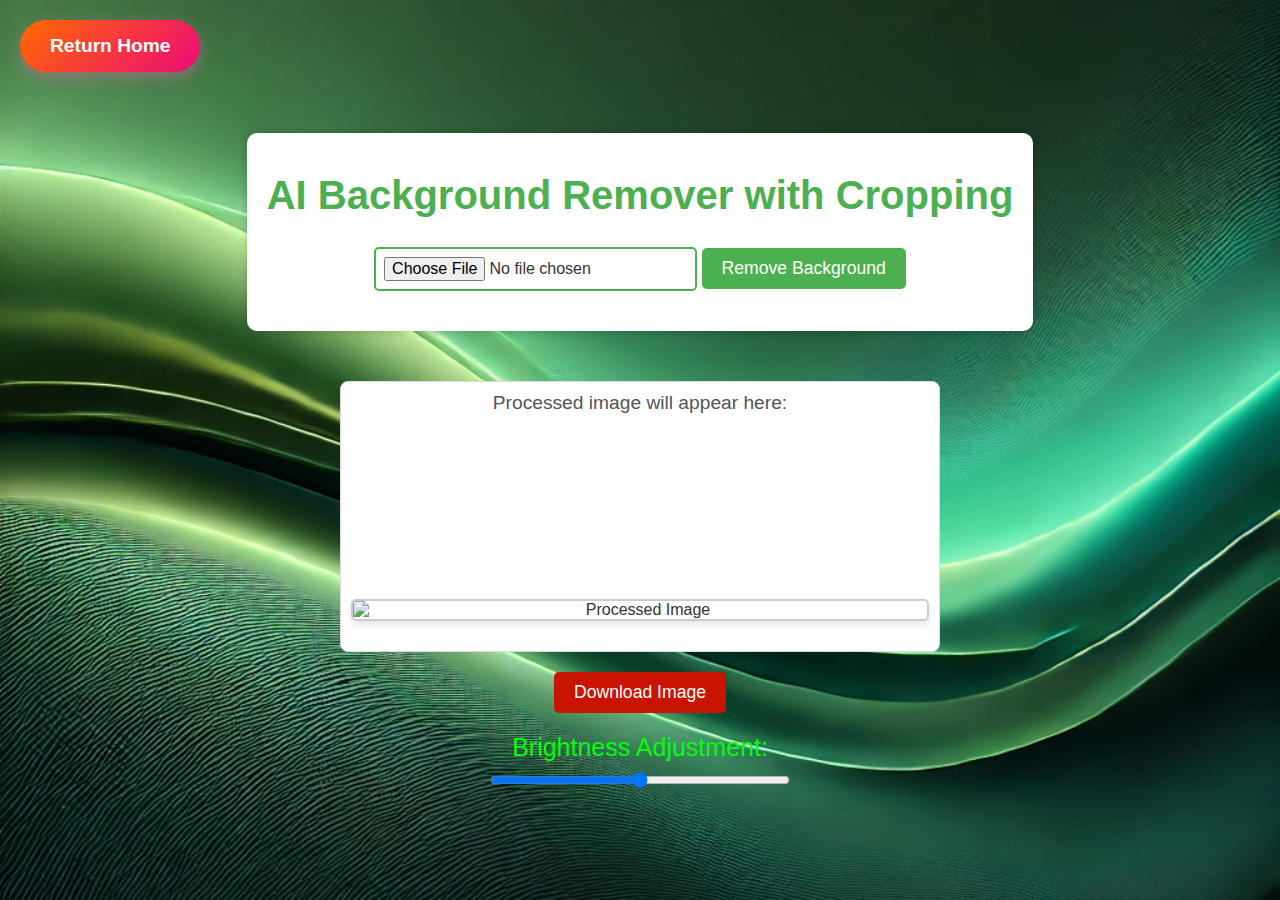
<file: BACKGROUND_REMOVER/index.html>
<!DOCTYPE html>
<html lang="en">
  <head>
    <meta charset="UTF-8" />
    <meta name="viewport" content="width=device-width, initial-scale=1.0" />
    <title>Remove Background</title>
    <link rel="stylesheet" href="style.css" />
    <style>
      * {
        margin: 0;
        padding: 0;
        box-sizing: border-box;
      }

      body {
        font-family: "Arial", sans-serif;
        background-color: #f0f0f0;
        color: #333;
        display: flex;
        justify-content: center;
        align-items: center;
        height: 100vh;
        flex-direction: column;
        padding: 20px;
        background-image: url("bg_bg.webp");
      }

      .cool-button {
        background: linear-gradient(135deg, #ff6a00, #ee0979);
        color: white;
        font-size: 1.2rem;
        font-weight: bold;
        padding: 15px 30px;
        border: none;
        border-radius: 50px;
        cursor: pointer;
        transition: all 0.3s ease-in-out;
        overflow: hidden;
        box-shadow: 0 5px 15px rgba(255, 105, 180, 0.4);
        margin: 20px auto;
        position: absolute;
        top: 0;
        left: 0;
        margin-left: 20px;
      }

      .cool-button::before {
        content: "";
        position: absolute;
        top: -50%;
        left: -50%;
        width: 200%;
        height: 200%;
        background: radial-gradient(
          circle,
          rgba(255, 255, 255, 0.3) 0%,
          rgba(0, 0, 0, 0) 70%
        );
        transition: opacity 0.3s ease-in-out;
        opacity: 0;
      }

      .cool-button:hover::before {
        opacity: 1;
      }

      .cool-button:hover {
        transform: translateY(-3px) scale(1.05);
        box-shadow: 0 8px 20px rgba(255, 105, 180, 0.6);
      }

      .cool-button:active {
        transform: scale(0.95);
        box-shadow: 0 2px 10px rgba(255, 105, 180, 0.3);
      }
      .high {
        text-align: center;
        margin-bottom: 20px;
      }

      .high h1 {
        font-size: 2.5rem;
        color: #4caf50;
        margin-bottom: 15px;
      }

      #imageInput {
        margin-top: 10px;
        padding: 8px;
        font-size: 1rem;
        border: 2px solid #4caf50;
        border-radius: 5px;
        background-color: #fff;
        cursor: pointer;
        transition: 0.3s;
      }

      #imageInput:hover {
        border-color: #45a049;
      }

      #removeBgButton {
        margin-top: 15px;
        padding: 10px 20px;
        font-size: 1.1rem;
        background-color: #4caf50;
        color: white;
        border: none;
        border-radius: 5px;
        cursor: pointer;
        transition: background-color 0.3s;
      }

      #removeBgButton:hover {
        background-color: #45a049;
      }

      #output {
        margin-top: 30px;
        text-align: center;
        width: 100%;
        max-width: 600px;
      }

      #output p {
        font-size: 1.2rem;
        color: #555;
        margin-bottom: 15px;
      }

      #cropCanvas {
        display: block;
        margin: 0 auto;
        max-width: 100%;
        max-height: 400px;
      }

      #resultImage {
        display: block;
        margin: 20px auto;
        max-width: 100%;
        max-height: 400px;
        border-radius: 5px;
      }

      #downloadButton {
        margin-top: 20px;
        padding: 10px 20px;
        font-size: 1.1rem;
        background-color: #c91400;
        color: white;
        border: none;
        border-radius: 5px;
        cursor: pointer;
        transition: background-color 0.3s;
      }

      #downloadButton:hover {
        background-color: #b11300;
      }

      label {
        font-size: 1rem;
        margin-top: 20px;
        color: #333;
      }

      input[type="range"] {
        margin-top: 10px;
        width: 100%;
        max-width: 300px;
      }
    </style>
  </head>
  <body>
    <a href="../index.html"
      ><button class="cool-button">Return Home</button>
    </a>
    <div class="high">
      <h1>AI Background Remover with Cropping</h1>
      <input type="file" id="imageInput" accept="image/*" />
      <button id="removeBgButton">Remove Background</button>
    </div>
    <div id="output">
      <p>Processed image will appear here:</p>
      <canvas id="cropCanvas"></canvas>
      <img id="resultImage" alt="Processed Image" />
    </div>
    <button id="downloadButton">Download Image</button>

    <label for="brightness" style="font-size: 25px; color: rgb(0, 255, 8)"
      >Brightness Adjustment:</label
    >
    <input type="range" id="brightness" min="0" max="200" value="100" />

    <script src="script.js"></script>
  </body>
</html>
</file>
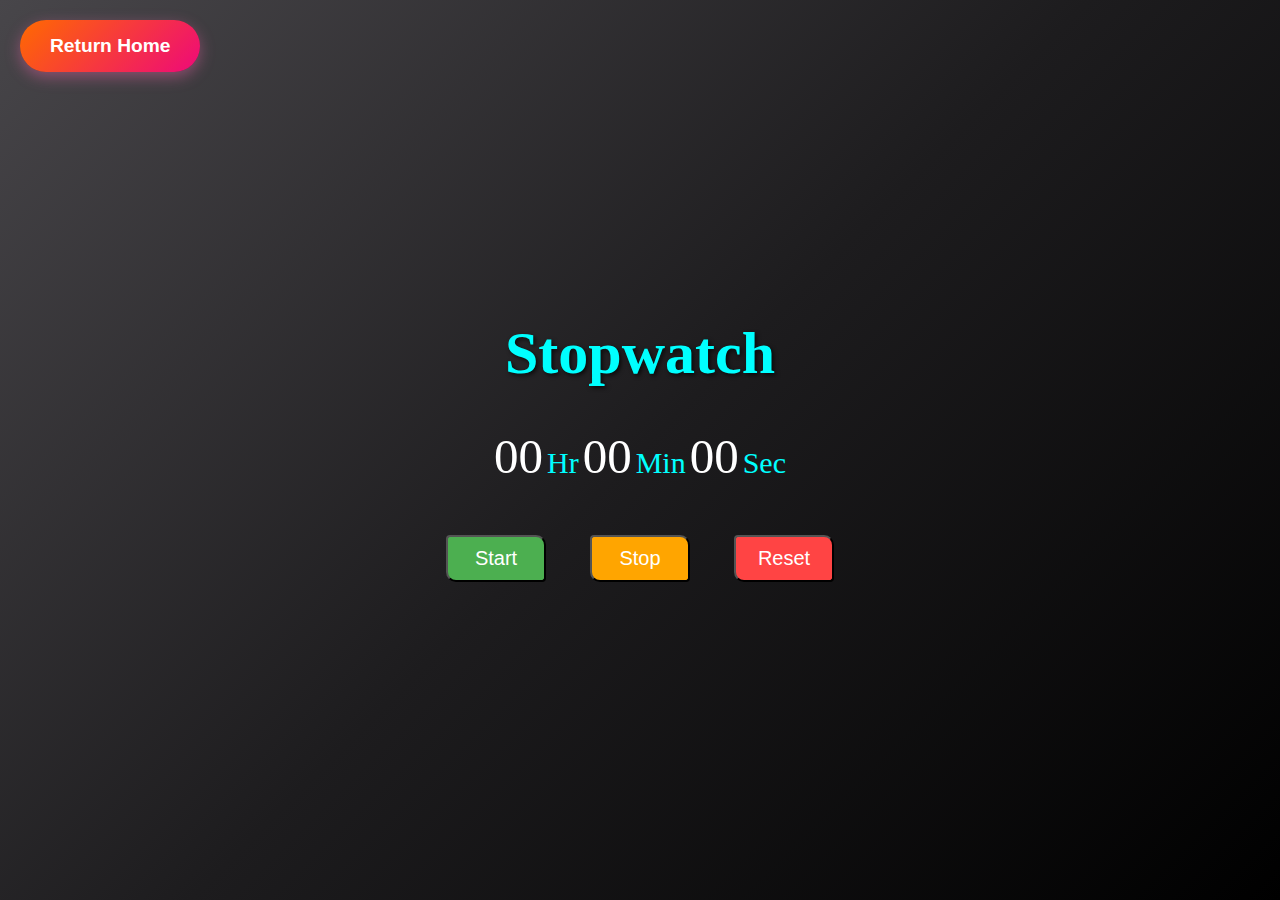
<file: CLOCKS/index.html>
<!DOCTYPE html>
<html lang="en">
  <head>
    <meta charset="UTF-8" />
    <meta http-equiv="X-UA-Compatible" content="IE=edge" />
    <meta name="viewport" content="width=device-width, initial-scale=1.0" />
    <title>Stopwatch</title>
    <link rel="stylesheet" href="style.css">
  </head>

  <body>
    <a href="../index.html"
      ><button class="cool-button">Return Home</button>
    </a>
    <div class="container">
      <h1>Stopwatch</h1>
      <div id="time">
        <span class="digit" id="hr">00</span>
        <span class="txt">Hr</span>
        <span class="digit" id="min">00</span>
        <span class="txt">Min</span>
        <span class="digit" id="sec">00</span>
        <span class="txt">Sec</span>
      </div>
      <div id="buttons">
        <button class="btn" id="start">Start</button>
        <button class="btn" id="stop">Stop</button>
        <button class="btn" id="reset">Reset</button>
      </div>
      <h2></h2>
    </div>

    <script src="script.js"></script>
  </body>
</html>
</file>
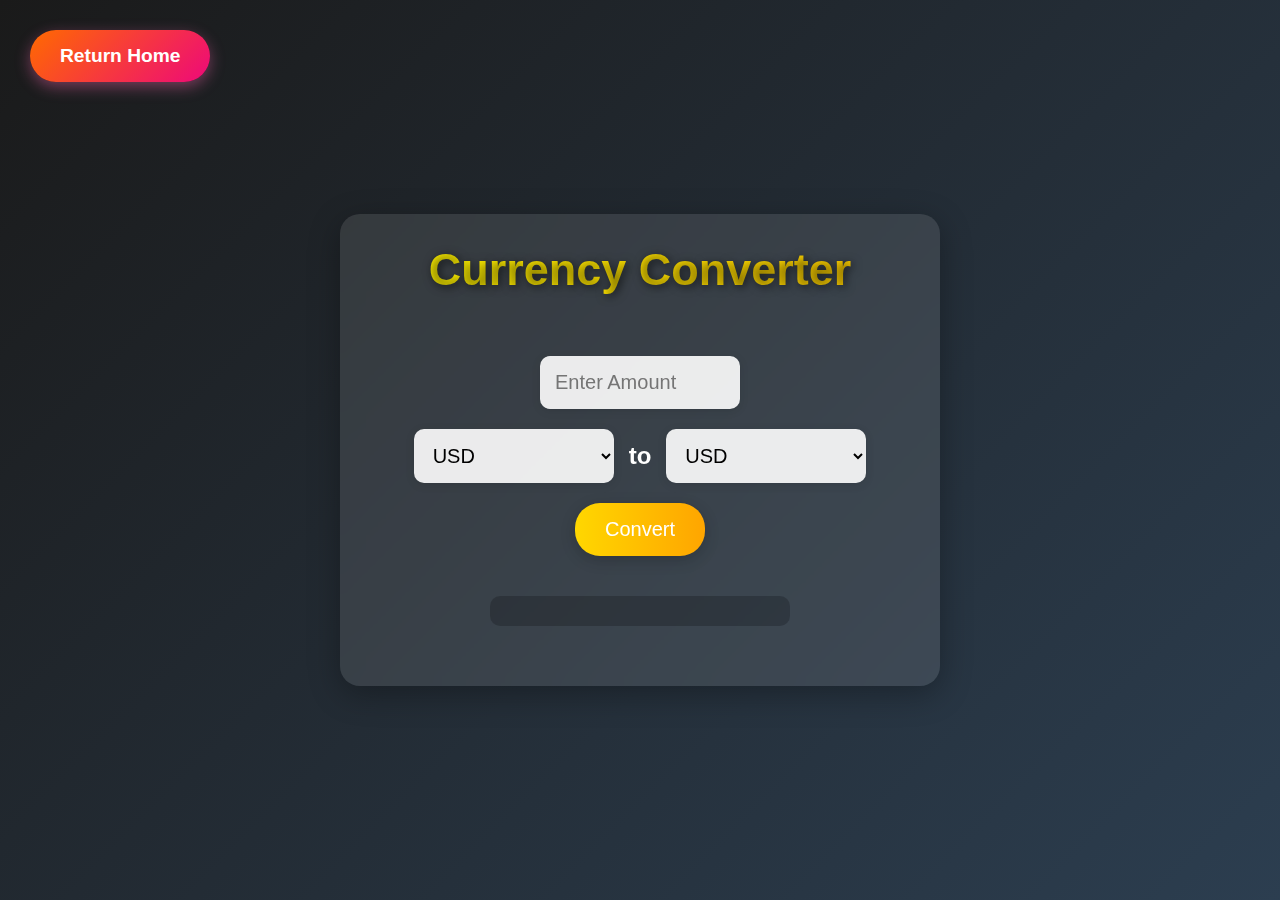
<file: CURRECNY CONVERTOR/index.html>
<!DOCTYPE html>
<html lang="en">
  <head>
    <meta charset="UTF-8" />
    <meta name="viewport" content="width=device-width, initial-scale=1.0" />
    <title>Currency Converter</title>
    <link rel="stylesheet" href="style.css">
  </head>
  <body>
    <a href="../index.html"
      ><button class="cool-button">Return Home</button>
    </a>
    <div class="container">
      <h1>Currency Converter</h1>
      <div class="currency-converter">
        <div class="input-container">
          <input type="number" id="amt" placeholder="Enter Amount" />
        </div>
        <div class="input-container">
          <select id="from" class="currency-dropdown">
            <option value="USD">USD</option>
            <option value="EUR">EUR</option>
            <option value="GBP">GBP</option>
            <option value="INR">INR</option>
          </select>
          <span>to</span>
          <select id="to" class="currency-dropdown">
            <option value="USD">USD</option>
            <option value="EUR">EUR</option>
            <option value="GBP">GBP</option>
            <option value="INR">INR</option>
          </select>
        </div>
        <button id="convertBtn" class="convert-btn">Convert</button>
        <div id="resultContainer" class="result-container"></div>
      </div>
    </div>

    <script src="script.js">
     
    </script>
  </body>
</html>
</file>
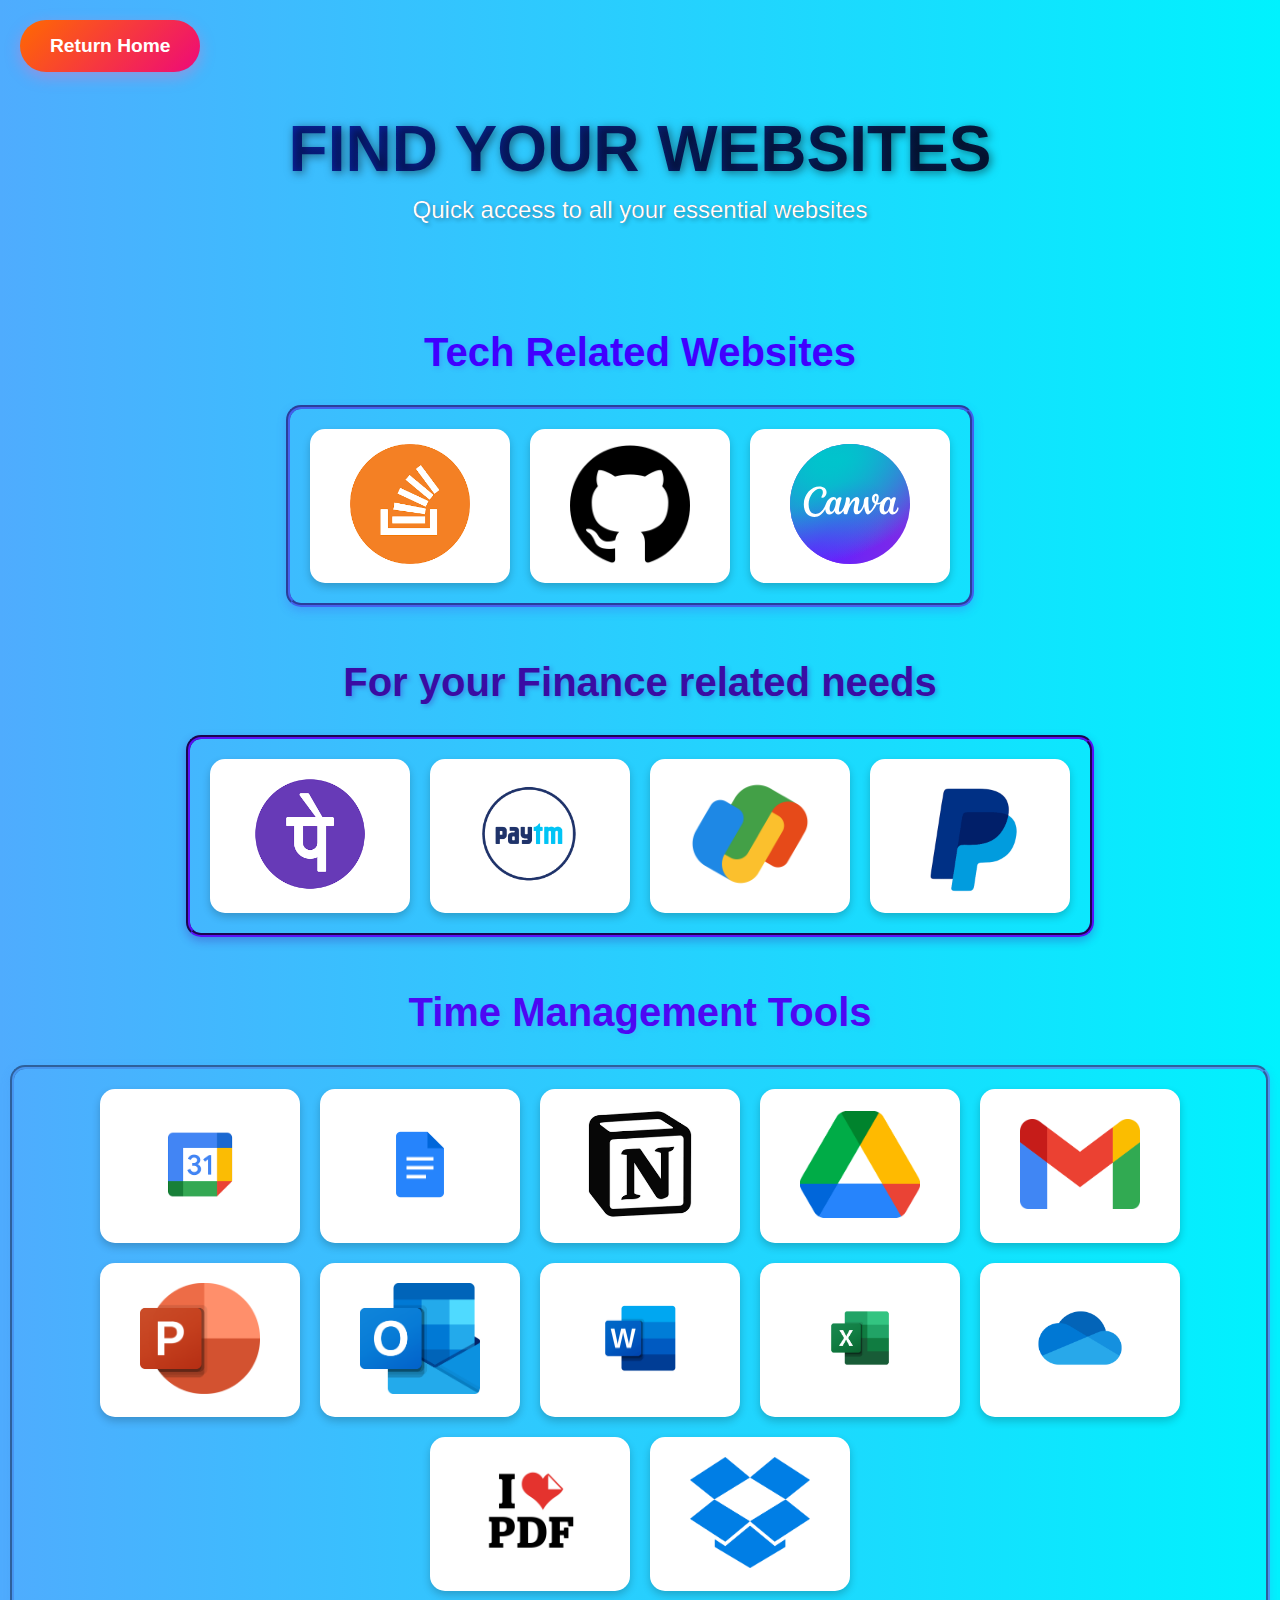
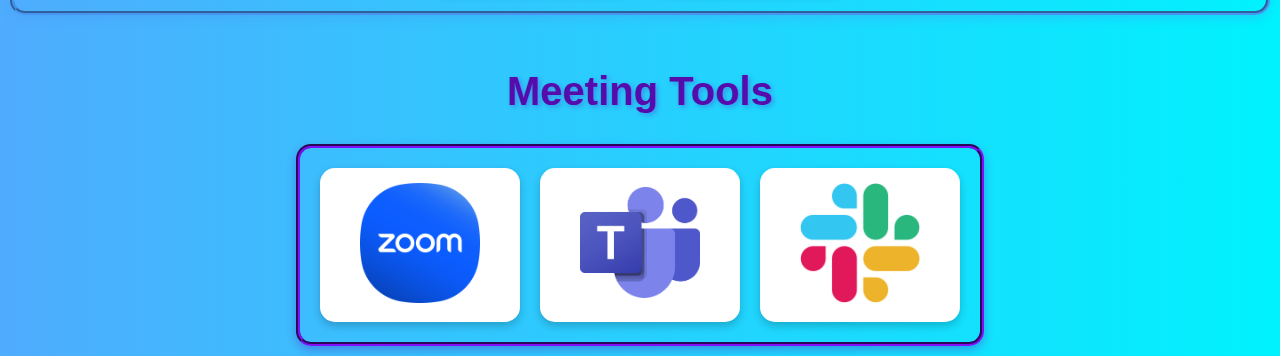
<file: LINK_PROVIDER/index.html>
<!DOCTYPE html>
<html lang="en">
<head>
    <meta charset="UTF-8">
    <meta name="viewport" content="width=device-width, initial-scale=1.0">
    <title>Find Your Links</title>
  <link rel="stylesheet" href="style.css">
</head>
<body>    
    <a href="../index.html"><button class="cool-button">  Return Home </button> </a>
    <h1> FIND YOUR WEBSITES</h1>

    <div class="parent">
        <h2 class="tech_h">Tech Related Websites</h2>
         <div class="tech">
       
       <div class="child"> 
        <a href="https://stackoverflow.com/" target="_blank"> <img src="assests/stack_logo-Photoroom.png" alt="slack"> </a>
       </div>
       <div class="child"> 
       <a href="https://github.com/" target="_blank"> <img src="assests/github_logo.png" alt="github"> </a>
      </div>
      <div class="child"> 
        <a href="https://www.canva.com/" target="_blank"> <img src="assests/canva_logo.svg" alt="canva"> </a>
       </div>
            </div> 
<br>
          <h2 class="fin_h">For your Finance related needs</h2>
             <div class="finance">
       
        <div class="child"> 
            <a href="https://www.phonepe.com/" target="_blank"> <img src="assests/phonpe_logo.png" alt="phonepe"> </a>
           </div>
           <div class="child"> 
            <a href="https://paytm.com/" target="_blank"> <img src="assests/paytm_logo-Photoroom.png" alt="paytm"> </a>
           </div>
           <div class="child"> 
            <a href="https://pay.google.com/intl/en_in/about/" target="_blank"> <img src="assests/googlepay_logo.png" alt="googlepay"> </a>
           </div>
           <div class="child"> 
            <a href="https://www.paypal.com/in/home" target="_blank"> <img src="assests/paypal_logo-Photoroom.png" alt="paypal"> </a>
           </div>
  
    </div>
      
    <h2 class="time_h">Time Management Tools</h2>
    <div class="timemanagement">

        <div class="child"> 
         <a href="https://calendar.google.com/calendar/" target="_blank"> <img src="assests/google_calendar_logo.png" alt="googlecalendar"> </a>
        </div>
        <div class="child"> 
        <a href="https://docs.google.com/" target="_blank"> <img src="assests/Google-Docs-Logo.png" alt="googledocs"> </a>
        </div>
        <div class="child"> 
        <a href="https://www.notion.com/" target="_blank"> <img src="assests/notion_logo.png" alt="notion"> </a>
        </div>
        <div class="child"> 
        <a href="https://drive.google.com/" target="_blank"> <img src="assests/Google_Drive_Logo_512px-Photoroom.png" alt="googledrive"> </a>
        </div>
        <div class="child"> 
            <a href="https://mail.google.com/mail" target="_blank"> <img src="assests/gmail_logo.png" alt="gmail"> </a>
            </div>
        
        <div class="child"> 
             <a href="https://www.microsoft.com/en-in/microsoft-365/powerpoint" target="_blank"> <img src="assests/Microsoft_Office_PowerPoint_Logo_512px.png" alt="powerpoint"> </a>
            </div>
        <div class="child"> 
            <a href="https://outlook.office.com/" target="_blank"> <img src="assests/microsoft_outllok_logo.png" alt="outlook"> </a>
            </div>
         <div class="child"> 
            <a href="https://www.microsoft.com/en-in/microsoft-365/word" target="_blank"> <img src="assests/Microsoft-Word-Logo.png" alt="word"> </a>
            </div>
         <div class="child"> 
           <a href="https://www.microsoft.com/en-in/microsoft-365/excel" target="_blank"> <img src="assests/Microsoft_Excel-Logo.png" alt="excel"> </a>
        </div>
        <div class="child"> 
            <a href="https://www.microsoft.com/en-in/microsoft-365/onedrive/" target="_blank"> <img src="assests/OneDrive-Logo.png" alt="onedrive"> </a>
         </div>

         <div class="child"> 
            <a href="https://www.ilovepdf.com/" target="_blank"> <img src="assests/ilovepdf_logo.png" alt="ilovepdf"> </a>
           </div>
           <div class="child"> 
            <a href="https://www.dropbox.com/" target="_blank"> <img src="assests/dropbox_logo.png" alt="dropbox"> </a>
           </div>
    </div>
    <h2 class="meet_h">Meeting Tools</h2>
    <div class="meetings">
        
    <div class="child"> 
        <a href="https://www.zoom.com/" target="_blank"> <img src="assests/zoom_logo.png" alt="zoom"> </a>
     </div>
     <div class="child"> 
        <a href="https://www.microsoft.com/en-in/microsoft-teams/" target="_blank"> <img src="assests/microsoft_teams_logo.png" alt="teams"> </a>
     </div>
     <div class="child"> 
        <a href="https://slack.com/intl/en-in/" target="_blank"> <img src="assests/slack_logo.png" alt="slack"> </a>
     </div>


    </div>
</body>
</html>
</file>
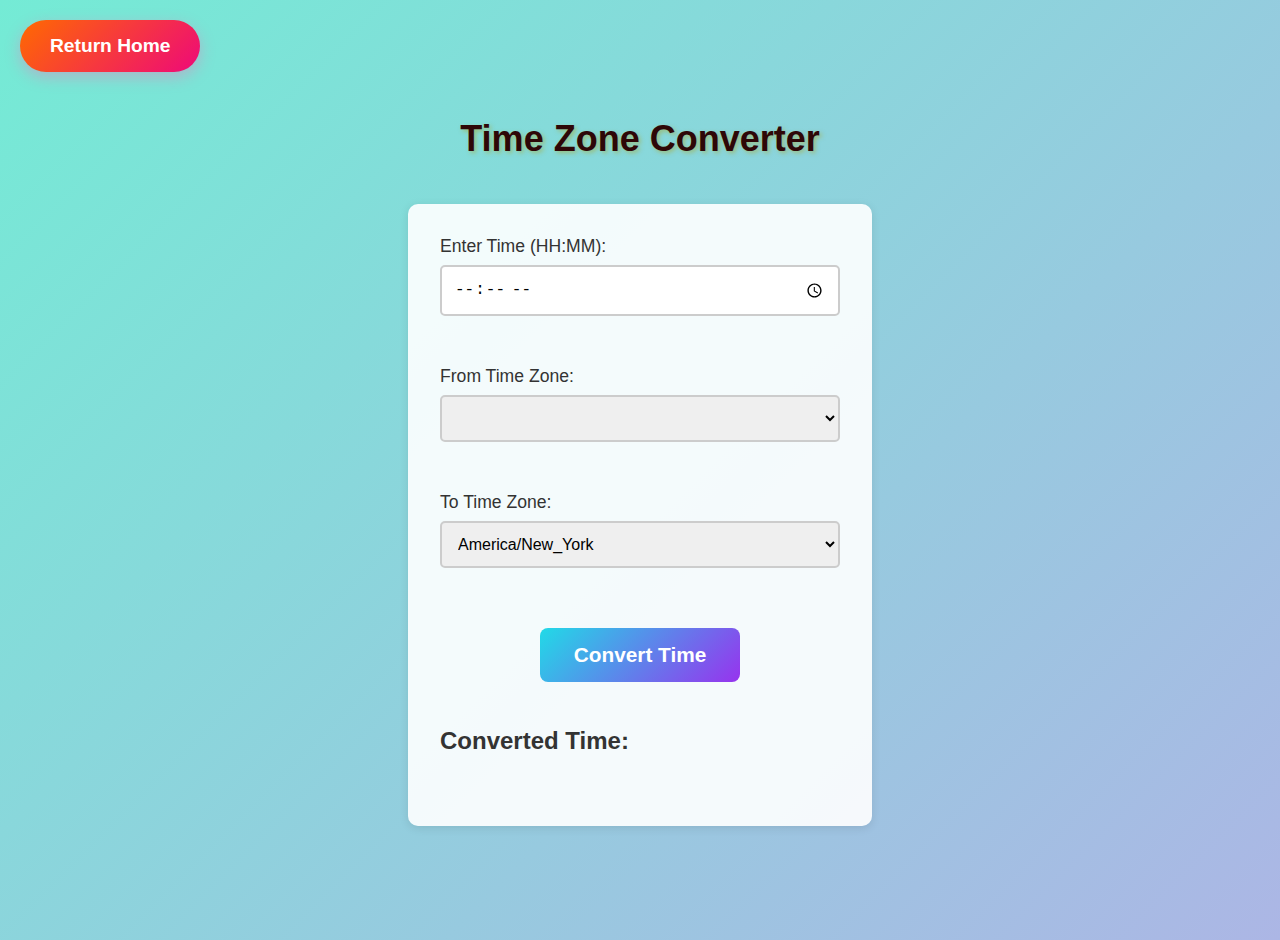
<file: TIME_CONVERTOR/index.html>
<!DOCTYPE html>
<html lang="en">
  <head>
    <meta charset="UTF-8" />
    <meta name="viewport" content="width=device-width, initial-scale=1.0" />
    <title>Time Zone Converter</title>
    <link rel="stylesheet" href="style.css">
  </head>
  <body>
    <a href="../index.html" class="cool-button">Return Home</a>
    <div class="main-wrapper">
      <h1>Time Zone Converter</h1>
      <div class="container">
        <div class="form-group">
          <label for="timeInput">Enter Time (HH:MM):</label>
          <input type="time" id="timeInput" required />
        </div>

        <div class="form-group">
          <label for="fromTimeZone">From Time Zone:</label>
          <select id="fromTimeZone"></select>
        </div>

        <div class="form-group">
          <label for="toTimeZone">To Time Zone:</label>
          <select id="toTimeZone"></select>
        </div>

        <button id="convertButton">Convert Time</button>

        <div class="form-group">
          <h2>Converted Time:</h2>
          <p id="convertedTime"></p>
        </div>
      </div>
    </div>

    <script>
      // Get a list of supported time zones
      const timeZones = Intl.supportedValuesOf("timeZone"); // Works in modern browsers

      // Populate time zone dropdowns
      function populateTimeZones() {
        const fromSelect = document.getElementById("fromTimeZone");
        const toSelect = document.getElementById("toTimeZone");

        timeZones.forEach((zone) => {
          const optionFrom = document.createElement("option");
          optionFrom.value = zone;
          optionFrom.textContent = zone;
          fromSelect.appendChild(optionFrom);

          const optionTo = document.createElement("option");
          optionTo.value = zone;
          optionTo.textContent = zone;
          toSelect.appendChild(optionTo);
        });

        // Set default selections
        fromSelect.value = "UTC";
        toSelect.value = "America/New_York";
      }

      // Convert time between time zones
      function convertTime() {
        const timeInput = document.getElementById("timeInput").value;
        const fromTimeZone = document.getElementById("fromTimeZone").value;
        const toTimeZone = document.getElementById("toTimeZone").value;

        if (!timeInput || !fromTimeZone || !toTimeZone) {
          alert("Please enter all fields.");
          return;
        }

        // Parse the input time
        const [hours, minutes] = timeInput.split(":").map(Number);

        // Get current date
        const now = new Date();

        // Set the input time in the selected 'from' time zone
        const fromTime = new Date(
          Date.UTC(
            now.getFullYear(),
            now.getMonth(),
            now.getDate(),
            hours,
            minutes
          )
        );

        // Convert the time to the target time zone
        const toTime = new Intl.DateTimeFormat("en-US", {
          timeZone: toTimeZone,
          hour: "2-digit",
          minute: "2-digit",
          hourCycle: "h23", // Ensures HH:MM format
        }).format(fromTime);

        // Display the converted time
        document.getElementById("convertedTime").textContent = toTime;
      }

      document
        .getElementById("convertButton")
        .addEventListener("click", convertTime);

      // Populate time zones on page load
      populateTimeZones();
    </script>
  </body>
</html>
</file>
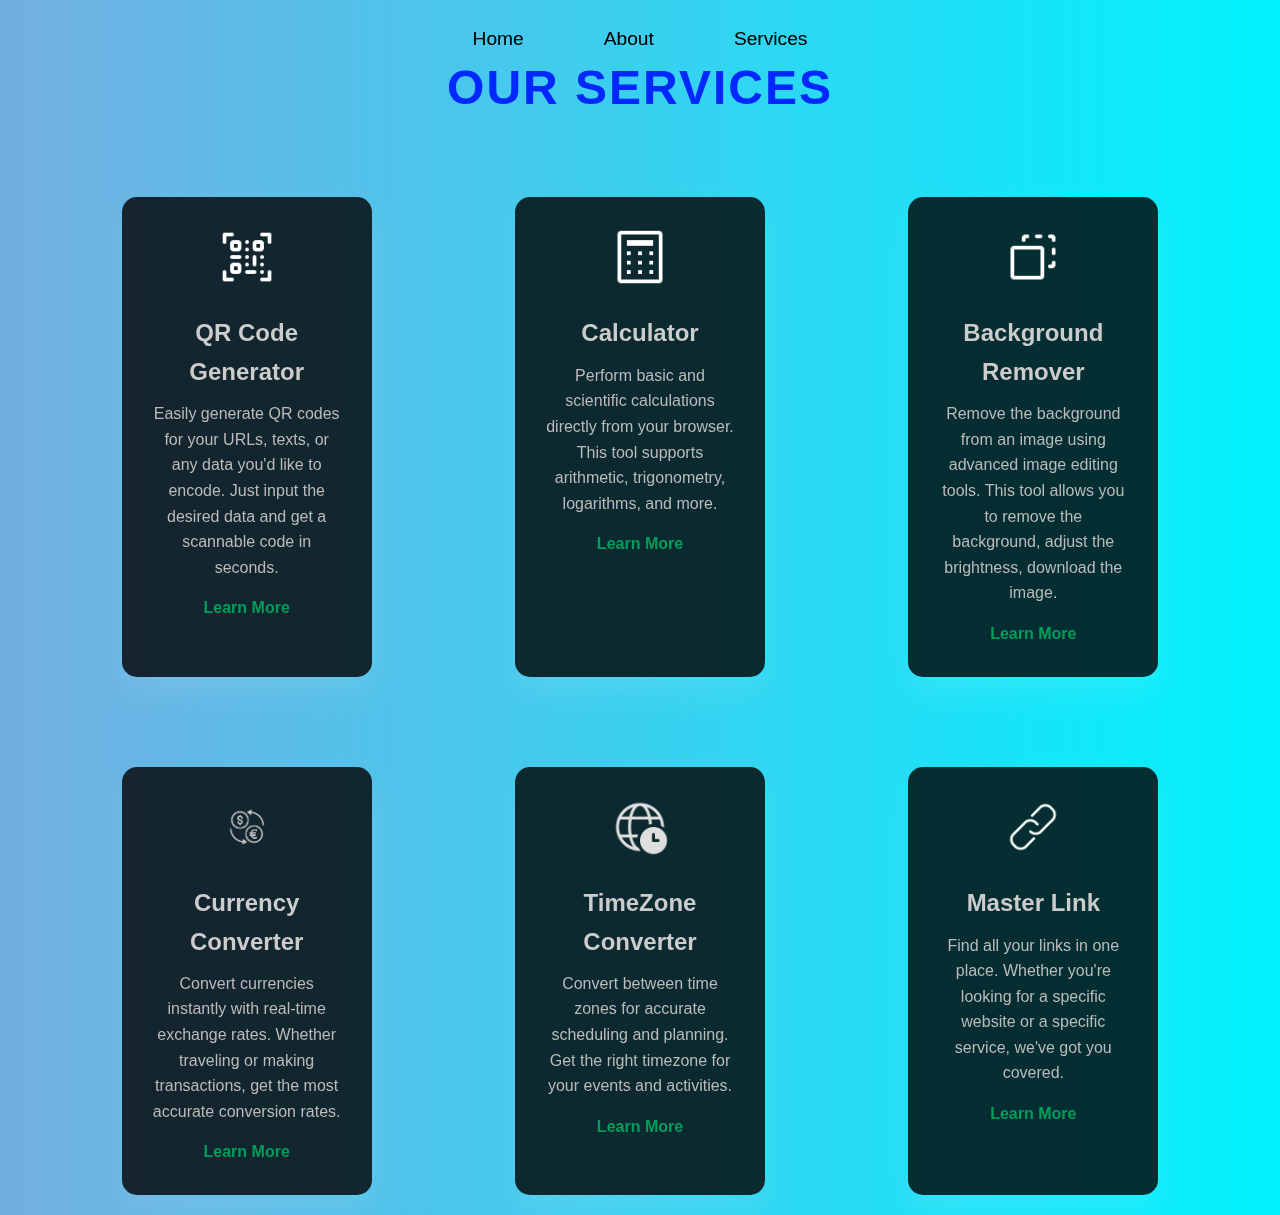
<file: what.html>
<!DOCTYPE html>
<html lang="en">
  <head>
    <meta charset="UTF-8" />
    <meta name="viewport" content="width=device-width, initial-scale=1.0" />
    <title>Our Services</title>
    <link rel="icon" type="image/png" sizes="32x32" href="your-logo.png" />
    <link rel="stylesheet" href="what.css">
  </head>
  <body>
    <nav>
      <ul>
        <li><a href="index.html">Home</a></li>
        <li><a href="about.html">About</a></li>
        <li><a href="what.html">Services</a></li>
      </ul>
    </nav>
    <!-- Service Section -->
    <div class="service-container">
      <h1>Our Services</h1>
      <div class="service-section">
        <!-- QR Code Generator -->
        <div class="service-card">
          <img src="image.png" alt="QR Code Generator" />
          <h3>QR Code Generator</h3>
          <p>
            Easily generate QR codes for your URLs, texts, or any data you'd
            like to encode. Just input the desired data and get a scannable code
            in seconds.
          </p>
          <a href="QR_CODE/index.html">Learn More</a>
        </div>

        <!-- Calculator -->
        <div class="service-card">
          <img src="image (9).png" alt="Calculator" />
          <h3>Calculator</h3>
          <p>
            Perform basic and scientific calculations directly from your
            browser. This tool supports arithmetic, trigonometry, logarithms,
            and more.
          </p>
          <a href="calculator/index.html">Learn More</a>
        </div>

        <!-- Background Remover -->
        <div class="service-card">
          <img src="image (2).png" alt="Weather App" />
          <h3>Background Remover</h3>
          <p>
            Remove the background from an image using advanced image editing
            tools. This tool allows you to remove the background, adjust the
            brightness, download the image.
          </p>
          <a href="BACKGROUND_REMOVER/index.html">Learn More</a>
        </div>
      </div>
      <div class="service-section">
        <!-- Currency Converter -->
        <div class="service-card">
          <img src="image__1_-removebg-preview.png" alt="Currency Converter" />
          <h3>Currency Converter</h3>
          <p>
            Convert currencies instantly with real-time exchange rates. Whether
            traveling or making transactions, get the most accurate conversion
            rates.
          </p>
          <a href="CURRECNY CONVERTOR/index.html">Learn More</a>
        </div>

        <!-- Time Zone Converter  -->
        <div class="service-card">
          <img src="image (6).png  " alt="To-Do List" />
          <h3>TimeZone Converter</h3>
          <p>
            Convert between time zones for accurate scheduling and planning. Get
            the right timezone for your events and activities.
          </p>
          <a href="CLOCKS/indexx.html">Learn More</a>
        </div>

        <!-- Master Link -->
        <div class="service-card">
          <img src="image (5).png" alt="Calendar" />
          <h3>Master Link</h3>
          <p>
            Find all your links in one place. Whether you're looking for a
            specific website or a specific service, we've got you covered.
          </p>
          <a href="LINK_PROVIDER/index.html">Learn More</a>
        </div>
      </div>
    </div>
  </body>
</html>
</file>
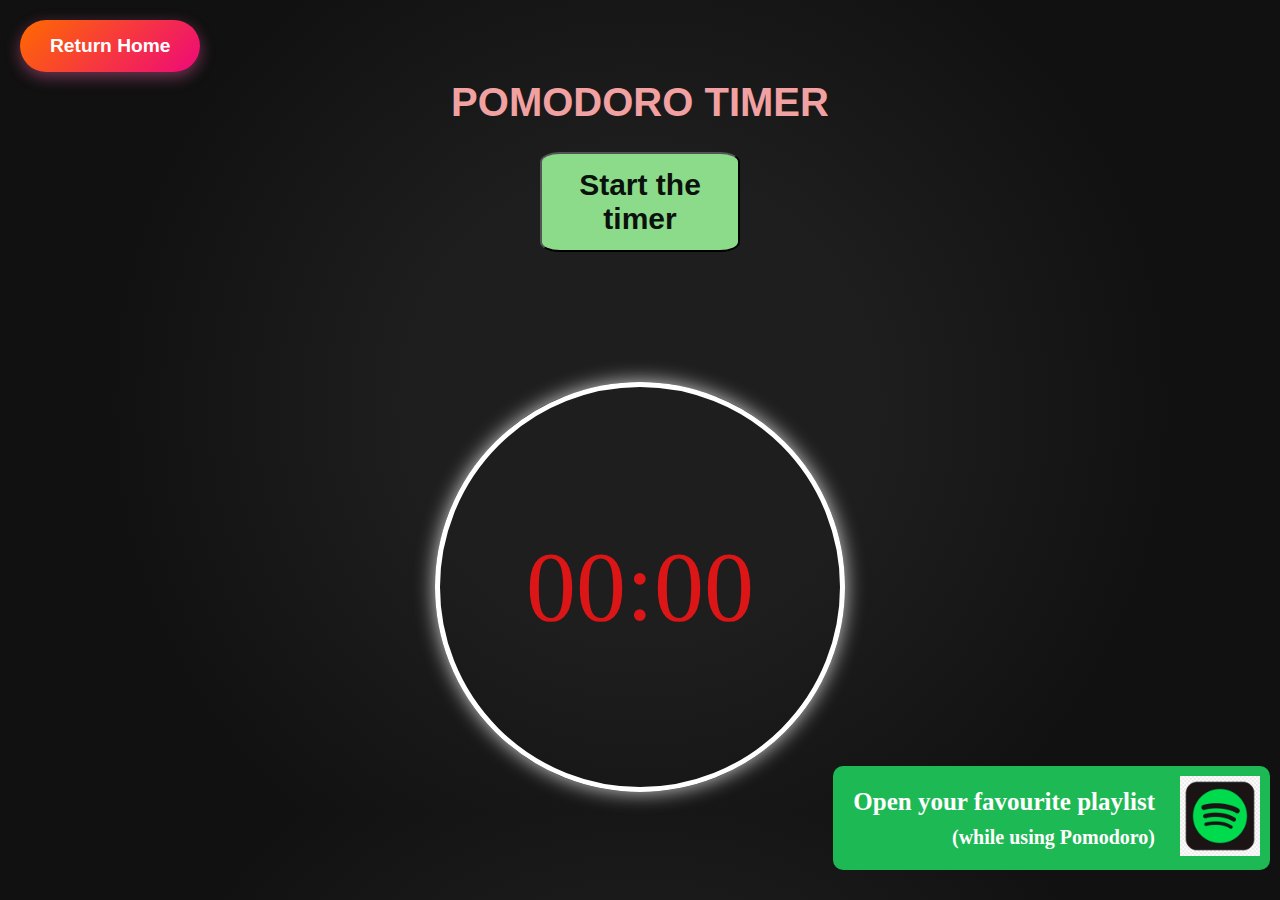
<file: CLOCKS/indexx.html>
<!DOCTYPE html>
<html lang="en">
  <head>
    <meta charset="UTF-8" />
    <meta name="viewport" content="width=device-width, initial-scale=1.0" />
    <title>Document</title>
   <link rel="stylesheet" href="styles.css">
  </head>
  <body>
    <a href="../index.html"
      ><button class="cool-button">Return Home</button>
    </a>
    <h1>POMODORO TIMER</h1>
    <button class="btn">Start the timer</button>
    <div class="circle">
      <!-- here we will add a timer  -->
      <div id="time">
        <span class="digit" id="min">00</span>
        <span class="digit"> : </span>
        <span class="digit" id="sec">00</span>
      </div>
    </div>
    <!-- spotify logo -->
    <div class="playlist-container">
      <div class="text-container">
        <h3>Open your favourite playlist</h3>
        <h4>(while using Pomodoro)</h4>
      </div>
      <a
        href="https://open.spotify.com/playlist/5sSXNLsp25CdrUVRC2QBMu"
        target="_blank"
      >
        <img src="spotify_logo.png" alt="Listen to your favourite playlist" />
      </a>
    </div>
   <script src="scripts.js"></script>
  </body>
</html>
</file>
<file: BACKGROUND_REMOVER/style.css>
body {
  font-family: Arial, sans-serif;
  text-align: center;
  background-color: #f0f0f0;
  margin: 0;
  padding: 0;
  background-image: url("newback.jpeg");
  background-size: cover;
  background-repeat: no-repeat;
  background-attachment: fixed;
  background-position: center;
}

.high {
  background-color: #fff;
  padding: 20px;
  margin: 20px auto;
  border-radius: 10px;
  box-shadow: 0px 0px 10px rgba(0, 0, 0, 0.2);
}
h1 {
  margin-top: 20px;
}

input[type="file"] {
  margin: 20px 0;
}

button {
  padding: 10px 20px;
  background-color: #007bff;
  color: #fff;
  border: none;
  cursor: pointer;
  border-radius: 4px;
}

button:hover {
  background-color: violet;
}

#output {
  margin-top: 20px;
  text-align: center;
  padding: 10px;
  background-color: #fff;
  border: 1px solid #ddd;
  border-radius: 8px;
  display: inline-block;
  max-width: 90%;
}

#resultImage {
  max-width: 100%;
  max-height: 400px;
  object-fit: contain;
  border: 2px solid #ccc;
  border-radius: 4px;
  box-shadow: 0 4px 8px rgba(0, 0, 0, 0.1);
}

#loadingSpinner {
  display: none;
  margin: 20px auto;
  border: 4px solid #ccc;
  border-top: 4px solid #007bff;
  border-radius: 50%;
  width: 40px;
  height: 40px;
  animation: spin 1s linear infinite;
}
</file>
<file: CLOCKS/style.css>
body {
    padding: 0;
    margin: 0;
    font-family: verdana;
    background: linear-gradient(135deg, #48464a, #1d1c1e, #000000);
  }

  .container {
    display: flex;
    flex-direction: column;
    justify-content: center;
    align-items: center;
    width: 100%;
    height: 100vh;
  }

  h1 {
    font-size: 60px;
    color: #00ffff;
    text-align: center;
    text-shadow: 2px 2px 4px rgba(0, 0, 0, 0.7);
  }

  .digit {
    font-size: 49px;
    color: #ffffff;
  }

  .txt {
    font-size: 30px;
    color: #00ffff;
  }

  #buttons {
    margin-top: 50px;
  }

  .btn {
    width: 100px;
    padding: 10px 15px;
    margin: 0px 20px;
    border-top-right-radius: 10px;
    border-bottom-left-radius: 10px;
    border-bottom-right-radius: 4px;
    border-top-left-radius: 4px;
    cursor: pointer;
    font-size: 20px;
    transition: 0.5s;
    color: white;
    font-weight: 500;
  }

  #start {
    background-color: #4caf50;
  }

  #stop {
    background-color: #ffa500;
  }

  #reset {
    background-color: #ff4444;
  }

  h2 {
    color: #00ffff;
    margin-top: 20px;
    font-style: italic;
    text-shadow: 2px 2px 4px rgba(0, 0, 0, 0.7);
  }

  .cool-button {
    background: linear-gradient(135deg, #ff6a00, #ee0979);
    color: white;
    font-size: 1.2rem;
    font-weight: bold;
    padding: 15px 30px;
    border: none;
    border-radius: 50px;
    cursor: pointer;
    transition: all 0.3s ease-in-out;
    overflow: hidden;
    box-shadow: 0 5px 15px rgba(255, 105, 180, 0.4);
    margin: 20px auto;
    position: absolute;
    top: 0;
    left: 0;
    margin-left: 20px;
  }

  .cool-button::before {
    content: "";
    position: absolute;
    top: -50%;
    left: -50%;
    width: 200%;
    height: 200%;
    background: radial-gradient(
      circle,
      rgba(255, 255, 255, 0.3) 0%,
      rgba(0, 0, 0, 0) 70%
    );
    transition: opacity 0.3s ease-in-out;
    opacity: 0;
  }

  .cool-button:hover::before {
    opacity: 1;
  }

  .cool-button:hover {
    transform: translateY(-3px) scale(1.05);
    box-shadow: 0 8px 20px rgba(255, 105, 180, 0.6);
  }

  .cool-button:active {
    transform: scale(0.95);
    box-shadow: 0 2px 10px rgba(255, 105, 180, 0.3);
  }
</file>
<file: CURRECNY CONVERTOR/style.css>
* {
    margin: 0;
    padding: 0;
    box-sizing: border-box;
  }
  body {
    background: linear-gradient(
      135deg,
      #1a1a1a,
      #2c3e50
    ); /* Dark, professional gradient */
    font-family: Arial, sans-serif;
    display: flex;
    justify-content: center;
    align-items: center;
    height: 100vh;
  }

  h1 {
    font-size: 45px;
    text-align: center;
    margin-bottom: 30px;
    text-shadow: 2px 2px 10px rgba(0, 0, 0, 0.6);
    background: linear-gradient(to right, #fff700, #ffcc00);
    /* Gradient applied */
    -webkit-background-clip: text; /* For Safari */
    background-clip: text; /* For modern browsers */
    color: transparent; /* Make the text color transparent to show the gradient */
  }

  .container {
    background: rgba(255, 255, 255, 0.1);
    backdrop-filter: blur(10px);
    padding: 30px;
    border-radius: 20px;
    box-shadow: 0 8px 32px rgba(0, 0, 0, 0.3);
    max-width: 600px;
    width: 90%;
  }

  .currency-converter {
    display: flex;
    flex-direction: column;
    align-items: center;
    gap: 20px;
    padding: 30px;
  }

  .input-container {
    display: flex;
    align-items: center;
    justify-content: center;
    gap: 15px;
    width: 100%;
  }

  .currency-dropdown,
  #amt {
    padding: 15px;
    font-size: 20px;
    border-radius: 10px;
    border: none;
    width: 200px;
    background: rgba(255, 255, 255, 0.9);
    box-shadow: 0 2px 10px rgba(0, 0, 0, 0.1);
  }

  .convert-btn {
    background: linear-gradient(to right, #ffd700, #ffa500);
    color: white;
    padding: 15px 30px;
    border: none;
    border-radius: 25px;
    font-size: 20px;
    cursor: pointer;
    transition: all 0.3s ease;
    box-shadow: 0 4px 15px rgba(0, 0, 0, 0.2);
  }

  .convert-btn:hover {
    transform: translateY(-2px);
    box-shadow: 0 6px 20px rgba(0, 0, 0, 0.3);
    background: linear-gradient(135deg, #ae9715, #ee8308);
  }

  .result-container {
    font-size: 24px;
    font-weight: bold;
    color: #24c8cb;
    margin-top: 20px;
    padding: 15px;
    background: rgba(0, 0, 0, 0.2);
    border-radius: 10px;
    min-width: 300px;
    text-align: center;
  }

  span {
    font-size: 24px;
    color: #fff;
    font-weight: bold;
  }

  .cool-button {
    background: linear-gradient(135deg, #ff6a00, #ee0979);
    color: white;
    font-size: 1.2rem;
    font-weight: bold;
    padding: 15px 30px;
    border: none;
    border-radius: 50px;
    cursor: pointer;
    transition: all 0.3s ease-in-out;
    overflow: hidden;
    box-shadow: 0 5px 15px rgba(255, 105, 180, 0.4);
    margin: 20px auto;
    position: absolute;
    margin-left: 20px;
    top: 10px;
    left: 10px;
  }

  .cool-button::before {
    content: "";
    position: absolute;
    top: -50%;
    left: -50%;
    width: 200%;
    height: 200%;
    background: radial-gradient(
      circle,
      rgba(255, 255, 255, 0.3) 0%,
      rgba(0, 0, 0, 0) 70%
    );
    transition: opacity 0.3s ease-in-out;
    opacity: 0;
  }

  .cool-button:hover::before {
    opacity: 1;
  }

  .cool-button:hover {
    transform: translateY(-3px) scale(1.05);
    box-shadow: 0 8px 20px rgba(255, 105, 180, 0.6);
  }

  .cool-button:active {
    transform: scale(0.95);
    box-shadow: 0 2px 10px rgba(255, 105, 180, 0.3);
  }

  select {
    background-color: #ffd700; /* Golden yellow */
    color: black; /* Text color */
    border: 2px solid #ffa500; /* Orange border */
    padding: 8px;
    font-size: 16px;
    border-radius: 5px;
    cursor: pointer;
  }
  select option {
    background-color: #ffffe0; /* Light yellow */
    color: black;
  }
</file>
<file: LINK_PROVIDER/style.css>
/* Apply a modern background */
       body {
        background: linear-gradient(to right, #4facfe, #00f2fe); /* Gradient effect */
        font-family: Arial, sans-serif;
        margin: 0;
        padding: 0;
    }
   
   
    .cool-button {
       background: linear-gradient(135deg, #ff6a00, #ee0979);
       color: white;
       font-size: 1.2rem;
       font-weight: bold;
       padding: 15px 30px;
       border: none;
       border-radius: 50px;
       cursor: pointer;
       transition: all 0.3s ease-in-out;
       position: relative;
       overflow: hidden;
       box-shadow: 0 5px 15px rgba(255, 105, 180, 0.4);
      margin: 20px auto;
      margin-left: 20px;
   }
   
   .cool-button::before {
       content: "";
       position: absolute;
       top: -50%;
       left: -50%;
       width: 200%;
       height: 200%;
       background: radial-gradient(circle, rgba(255,255,255,0.3) 0%, rgba(0,0,0,0) 70%);
       transition: opacity 0.3s ease-in-out;
       opacity: 0;
   }
   
   .cool-button:hover::before {
       opacity: 1;
   }
   
   .cool-button:hover {
       transform: translateY(-3px) scale(1.05);
       box-shadow: 0 8px 20px rgba(255, 105, 180, 0.6);
   }
   
   .cool-button:active {
       transform: scale(0.95);
       box-shadow: 0 2px 10px rgba(255, 105, 180, 0.3);
   }
   
    
    /* Styling for the title */
    h1 {
       font-size: 4rem;
       font-weight: bold;
       text-align: center;
       color: white;
       text-shadow: 2px 2px 10px rgba(0, 0, 0, 0.5);
       background: linear-gradient(90deg, #0b29d2, #051b20);
         background-clip: text;
         -webkit-background-clip: text;
       -webkit-text-fill-color: transparent;
       padding: 20px;
       margin-top: 0px;
   }
   
   h1::after {
       content: "Quick access to all your essential websites";
       display: block;
       font-size: 1.5rem;
       color: rgb(30, 208, 211);
       margin-top: 10px;
       font-weight: normal;
       text-shadow: 2px 2px 4px rgba(0, 0, 0, 0.3);
       -webkit-text-fill-color: white;
   }
   
    
    /* Parent container for all categories */
    .parent {
        display: flex;
        flex-wrap: wrap;
        justify-content: center;
        gap: 20px;
        padding: 10px;
    }
    
    h2 { 
        display: block;
        width: 100%;
        text-align: center;
        color: white;
        font-size: 2rem;
        text-shadow: 2px 2px 5px rgba(0, 0, 0, 0.3);
    }
    
    /* Category containers */
    .tech, .finance, .timemanagement, .meetings {
        display: flex;
        flex-wrap: wrap;
        justify-content: center;
        gap: 20px;
    }
    
    .tech {
        border:  4px groove #4361ee; /* Bright orange */
        border-radius: 15px;
        padding: 20px;
        box-shadow:  0 4px 10px rgba(67, 97, 238, 0.3);
    }
    
    .finance {
       border: 4px groove #3a0ca3; /* Deep purple */
       border-radius: 15px;
       padding: 20px;
       box-shadow: 0 4px 10px rgba(58, 12, 163, 0.3);
    }
    
    .timemanagement {
       border: 4px groove #4895ef; /* Light blue */
       border-radius: 15px;
       padding: 20px;
       box-shadow: 0 4px 10px rgba(72, 149, 239, 0.3);
    }
    
    .meetings {
       border: 4px groove #560bad; /* Royal purple */
       border-radius: 15px;
       padding: 20px;
       box-shadow: 0 4px 10px rgba(86, 11, 173, 0.3);
    }
    
    /* Individual items */
    .child {
        background: white;
        padding: 15px;
        border-radius: 15px;
        box-shadow: 0 4px 8px rgba(0, 0, 0, 0.2);
        transition: transform 0.3s ease, box-shadow 0.3s ease;
        text-align: center;
        width: 170px;
    }
    
    /* Hover effect */
    .child:hover {
        transform: scale(1.05);
        box-shadow: 0 8px 16px rgba(0, 0, 0, 0.3);
    }
    
    /* Make logos uniform and modern */
    img {
        width: 120px;
        height: 120px;
        object-fit: contain;
        border-radius: 10px;
        transition: transform 0.3s ease;
    }
    
    /* Image hover effect */
    img:hover {
        transform: scale(1.1);
    }
    
    /* Responsive design */
    @media (max-width: 768px) {
        .parent {
            flex-direction: column;
            align-items: center;
        }
    }
   
   
    .tech_h {
       color: #4000ff;
       font-size: 2.5rem;
       margin-bottom: 10px;
       text-shadow: 2px 2px 5px rgba(67, 97, 238, 0.3);
    }
   
    .fin_h {
       color: #3a0ca3;
       font-size: 2.5rem;
       margin-bottom: 10px;
       text-shadow: 2px 2px 5px rgba(58, 12, 163, 0.3);   
    }
    .time_h {
       color: #4d07f3;
       font-size: 2.5rem;
       margin-bottom: 10px;
       text-shadow: 2px 2px 5px rgba(72, 149, 239, 0.3);
   }
   
   .meet_h {
       color: #560bad;
       font-size: 2.5rem;
       margin-bottom: 10px;
       text-shadow: 2px 2px 5px rgba(86, 11, 173, 0.3);
   }
</file>
<file: TIME_CONVERTOR/style.css>
body {
    font-family: "Arial", sans-serif;
    margin: 0;
    padding: 0;
    min-height: 100vh;
    background: linear-gradient(135deg, #74ebd5, #acb6e5);
    color: #333;
  }

  .main-wrapper {
    display: flex;
    flex-direction: column;
    align-items: center;
    justify-content: center;
    min-height: 100vh;
    padding: 20px;
  }

  h1 {
    color: rgb(46, 7, 7); /* White for best contrast */
    text-shadow: 2px 2px 4px rgba(172, 163, 30, 0.5); /* Soft shadow for better readability */
    font-size: 36px;
    font-weight: bold;
    text-align: center;
  }

  .container {
    background: rgba(255, 255, 255, 0.9);
    padding: 2rem;
    border-radius: 10px;
    box-shadow: 0 2px 10px rgba(0, 0, 0, 0.1);
    width: 90%;
    max-width: 400px;
    margin: 20px auto;
    display: flex;
    flex-direction: column;
    gap: 15px;
  }

  /* Form Elements */
  .form-group {
    margin-bottom: 20px;
  }

  label {
    display: block;
    margin-bottom: 8px;
    font-size: 1.1rem;
    color: #333;
  }

  input[type="time"],
  select {
    width: 100%;
    padding: 12px;
    margin-bottom: 15px;
    border: 2px solid #ccc;
    border-radius: 5px;
    font-size: 1rem;
    box-sizing: border-box;
  }

  #convertButton {
    background: linear-gradient(135deg, #21dae7, #9733ee);
    color: white;
    padding: 15px 15px;
    border: none;
    border-radius: 8px;
    font-size: 1.3rem;
    cursor: pointer;
    transition: all 0.3s ease;
    text-align: center;
    justify-content: center;
    width: 50%;
    margin: 10px auto;
    display: block;
    font-weight: 600;
  }
  /* Original Return Home Button Style */
  .cool-button {
    background: linear-gradient(135deg, #ff6a00, #ee0979);
    color: white;
    font-size: 1.2rem;
    font-weight: bold;
    padding: 15px 30px;
    border: none;
    border-radius: 50px;
    text-decoration: none;
    cursor: pointer;
    transition: all 0.3s ease-in-out;
    overflow: hidden;
    box-shadow: 0 5px 15px rgba(255, 105, 180, 0.4);
    margin: 20px auto;
    position: absolute;
    top: 0;
    left: 0;
    margin-left: 20px;
  }

  .cool-button::before {
    content: "";
    position: absolute;
    top: -50%;
    left: -50%;
    width: 200%;
    height: 200%;
    background: radial-gradient(
      circle,
      rgba(255, 255, 255, 0.3) 0%,
      rgba(0, 0, 0, 0) 70%
    );
    transition: opacity 0.3s ease-in-out;
    opacity: 0;
  }

  .cool-button:hover::before {
    opacity: 1;
  }

  .cool-button:hover {
    transform: translateY(-3px) scale(1.05);
    box-shadow: 0 8px 20px rgba(255, 105, 180, 0.6);
  }

  .cool-button:active {
    transform: scale(0.95);
    box-shadow: 0 2px 10px rgba(255, 105, 180, 0.3);
  }
</file>
<file: CLOCKS/styles.css>
body {
    background: radial-gradient(circle, #1e1e1e 30%, #111 70%);
  }
  .circle {
    height: 400px;
    width: 400px;
    border-radius: 100%;
    margin: 20px auto;
    margin-top: 130px;
    position: relative;
    border: 5px solid #fff;
    box-shadow: 0 0 20px rgba(255, 255, 255, 0.8);
    color: #fff;
    display: flex;
    justify-content: center;
    align-items: center;
    align-content: center;
  }

  h1 {
    font-size: 40px;
    display: flex;
    color: rgb(241, 161, 161);
    justify-content: center;
    align-items: center;
    margin-top: 80px;
    font-family: "Roboto", sans-serif;
  }

  .cool-button {
    background: linear-gradient(135deg, #ff6a00, #ee0979);
    color: white;
    font-size: 1.2rem;
    font-weight: bold;
    padding: 15px 30px;
    border: none;
    border-radius: 50px;
    cursor: pointer;
    transition: all 0.3s ease-in-out;
    overflow: hidden;
    box-shadow: 0 5px 15px rgba(255, 105, 180, 0.4);
    margin: 20px auto;
    position: absolute;
    top: 0;
    left: 0;
    margin-left: 20px;
  }

  .cool-button::before {
    content: "";
    position: absolute;
    top: -50%;
    left: -50%;
    width: 200%;
    height: 200%;
    background: radial-gradient(
      circle,
      rgba(255, 255, 255, 0.3) 0%,
      rgba(0, 0, 0, 0) 70%
    );
    transition: opacity 0.3s ease-in-out;
    opacity: 0;
  }

  .cool-button:hover::before {
    opacity: 1;
  }

  .cool-button:hover {
    transform: translateY(-3px) scale(1.05);
    box-shadow: 0 8px 20px rgba(255, 105, 180, 0.6);
  }

  .cool-button:active {
    transform: scale(0.95);
    box-shadow: 0 2px 10px rgba(255, 105, 180, 0.3);
  }

  #time {
    margin: 20px auto;
    display: flex;
    flex-direction: row;
    justify-content: center;
    align-items: center;
  }
  .digit {
    font-size: 100px;
    color: rgb(220, 22, 22);
    box-shadow: red;
  }

  .btn {
    margin: 20px auto;
    border-radius: 10%;
    font-size: 30px;
    font-family: Arial, Helvetica, sans-serif;
    color: rgb(11, 17, 11);
    background-color: rgb(139, 219, 139);
    height: 100px;
    width: 200px;
    font-weight: bold;
    display: flex;
    flex-direction: row;
    justify-content: center;
    align-items: center;
    cursor: pointer;
  }

  .playlist-container {
    display: flex;
    align-items: center;
    justify-content: flex-end;
    gap: 15px; /* Space between text and image */
    margin: 20px auto;
    padding: 10px;
    background-color: #1db954; /* Spotify green */
    border-radius: 10px;
    width: fit-content;
    position: absolute;
    right: 10px;
    bottom: 10px;
  }

  .text-container {
    display: flex;
    flex-direction: column; /* Stacks h3 above h4 */
    align-items: flex-end; /* Aligns text to the right */
  }

  .playlist-container h3 {
    color: white;
    font-size: 25px;
    margin: 0;
    padding: 5px 10px;
  }

  .playlist-container h4 {
    color: white;
    font-size: 20px;
    margin: 0;
    padding: 5px 10px;
  }

  .playlist-container img {
    height: 80px;
    width: 80px;
  }
</file>
<file: what.css>
/* Reset and Universal Styles */
      * {
        margin: 0;
        padding: 0;
        box-sizing: border-box;
      }

      body {
        font-family: "Roboto", sans-serif;
        line-height: 1.6;
        background: #f4f4f4;
        filter: invert(1);
        background: linear-gradient(to right, #73aee1, #00f2fe);
        min-height: 100vh;
        display: flex;
        flex-direction: column;
        margin: 0;
        padding: 0;
      }

      /* Main Container */
      .service-container {
        padding: 50px;
        text-align: center;

        color: white;
        height: 100vh;
      }

      h1 {
        font-size: 3rem;
        text-transform: uppercase;
        letter-spacing: 2px;
        margin-bottom: 30px;
        color: #ffd700;
      }

      .service-section {
        display: flex;
        justify-content: space-around;
        flex-wrap: wrap;
        margin-top: 50px;
      }

      .service-card {
        background-color: rgba(255, 255, 255, 0.8);
        color: #333;
        width: 250px;
        margin: 20px;
        padding: 30px;
        border-radius: 15px;
        box-shadow: 0 15px 30px rgba(0, 0, 0, 0.1);
        transition: transform 0.3s ease, box-shadow 0.3s ease;
      }

      .service-card:hover {
        transform: translateY(-10px);
        box-shadow: 0 20px 40px rgba(0, 0, 0, 0.2);
      }

      .service-card img {
        width: 60px;
        height: 60px;
        margin-bottom: 20px;
      }

      .service-card h3 {
        font-size: 1.5rem;
        margin-bottom: 10px;
        font-weight: bold;
        color: #333;
      }

      .service-card p {
        font-size: 1rem;
        color: #444;
        margin-bottom: 15px;
      }

      .service-card a {
        text-decoration: none;
        color: #ff63a5;
        font-weight: bold;
        transition: color 0.3s ease;
      }

      .service-card a:hover {
        color: #6e7bff;
      }
      img {
        filter: invert(1); /* This will make images appear normal again */
      }
      nav {
        background-image: transparent;

        background-size: 200% auto;
        animation: slide 15s linear infinite;
        position: fixed;
        top: 0;
        left: 0;
        width: 100%;
        z-index: 1000;
        padding: 10px 0;
        margin-bottom: 20px;
      }

      @keyframes slide {
        to {
          background-position: right center;
        }
      }

      nav ul {
        list-style: none;
        margin: 0;
        padding: 0;
        display: flex;
        justify-content: center;
        align-items: center;
      }

      nav li {
        margin: 0 20px;
      }

      nav a {
        display: block;
        color: #fffcfc;
        font-size: 1.2rem;
        text-align: center;
        padding: 14px 20px;
        text-decoration: none;
        border-radius: 5px;
        position: relative;
        top: 0;
        transition: background-color 0.3s ease, transform 0.3s ease;
      }

      nav a:hover:before {
        transform: translateY(0);
      }

      nav a:hover {
        background-color: #d0d021;
        transform: scale(1.05);
      }
</file>
